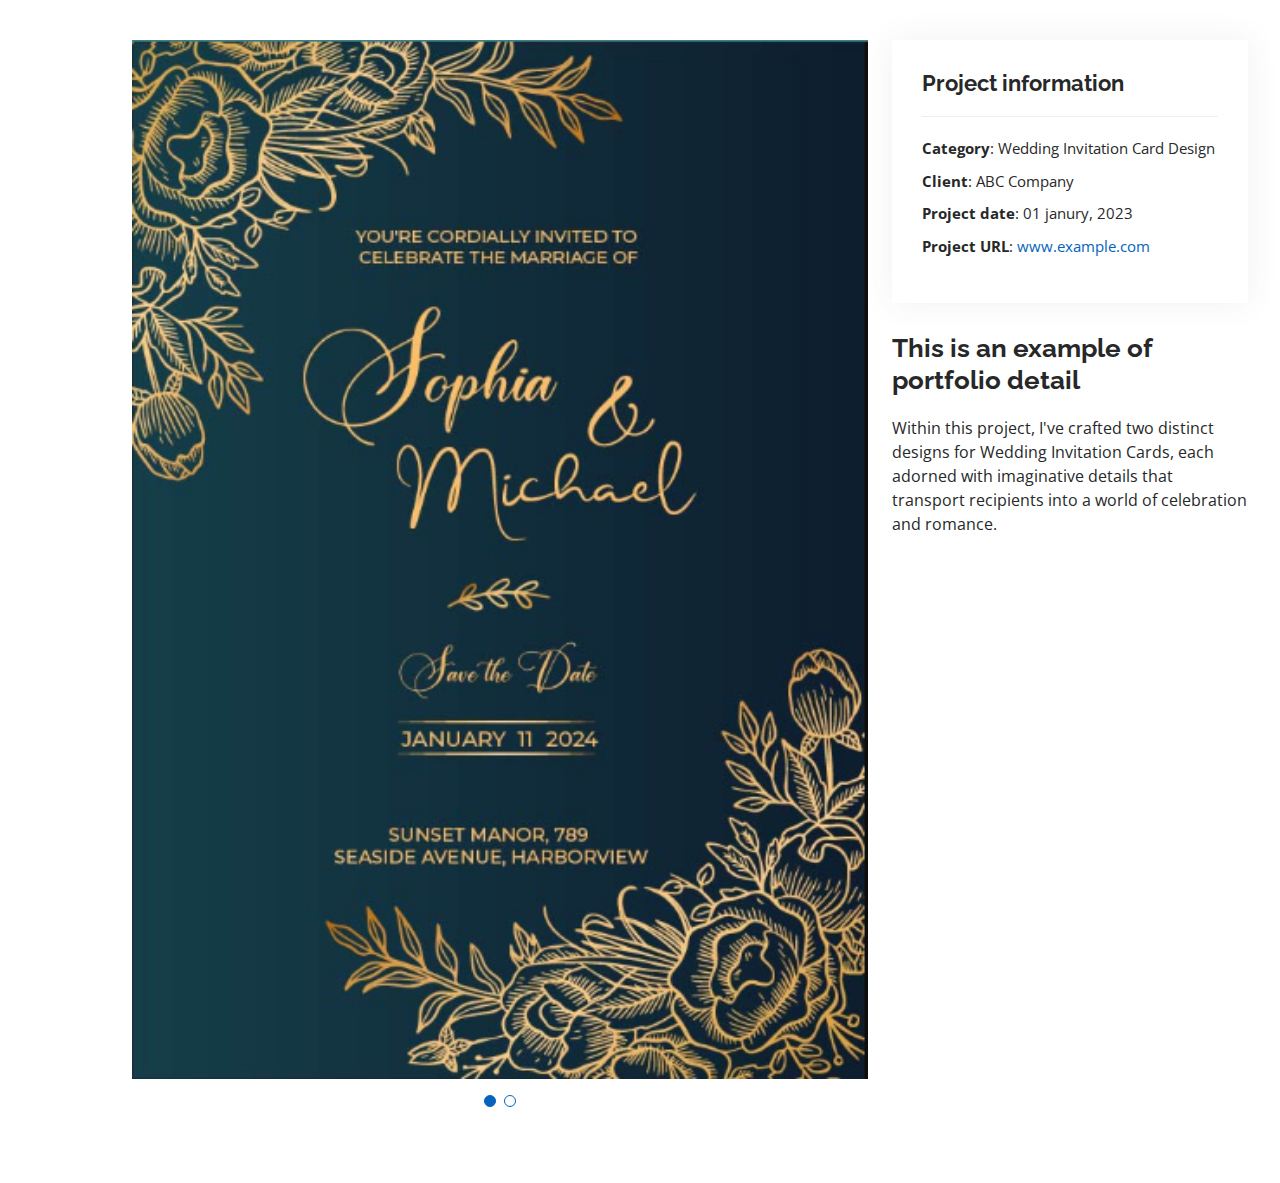
<file: portfolio-details.html>
<!DOCTYPE html>
<html lang="en">

<head>
  <meta charset="utf-8">
  <meta content="width=device-width, initial-scale=1.0" name="viewport">

  <title>Portfolio Details </title>
  <meta content="" name="description">
  <meta content="" name="keywords">

  <!-- Favicons -->
  <link href="assets/img/favicon.png" rel="icon">
  <link href="assets/img/apple-touch-icon.png" rel="apple-touch-icon">

  <!-- Google Fonts -->
  <link href="https://fonts.googleapis.com/css?family=Open+Sans:300,300i,400,400i,600,600i,700,700i|Raleway:300,300i,400,400i,500,500i,600,600i,700,700i|Poppins:300,300i,400,400i,500,500i,600,600i,700,700i" rel="stylesheet">

  <!-- Vendor CSS Files -->
  <link href="assets/vendor/aos/aos.css" rel="stylesheet">
  <link href="assets/vendor/bootstrap/css/bootstrap.min.css" rel="stylesheet">
  <link href="assets/vendor/bootstrap-icons/bootstrap-icons.css" rel="stylesheet">
  <link href="assets/vendor/boxicons/css/boxicons.min.css" rel="stylesheet">
  <link href="assets/vendor/glightbox/css/glightbox.min.css" rel="stylesheet">
  <link href="assets/vendor/swiper/swiper-bundle.min.css" rel="stylesheet">

  <!-- Template Main CSS File -->
  <link href="assets/css/style.css" rel="stylesheet">

  <!-- =======================================================
  * Template Name: MyResume
  * Updated: Nov 17 2023 with Bootstrap v5.3.2
  * Template URL: https://bootstrapmade.com/free-html-bootstrap-template-my-resume/
  * Author: BootstrapMade.com
  * License: https://bootstrapmade.com/license/
  ======================================================== -->
</head>

<body>

  <main id="main">

    <!-- ======= Portfolio Details Section ======= -->
    <section id="portfolio-details" class="portfolio-details">
      <div class="container">

        <div class="row gy-4">

          <div class="col-lg-8">
            <div class="portfolio-details-slider swiper">
              <div class="swiper-wrapper align-items-center">

                <div class="swiper-slide">
                  <img src="assets/img/portfolio/portfolio-7.png" alt="">
                </div>

                <div class="swiper-slide">
                  <img src="assets/img/portfolio/portfolio-8.png" alt="">
                </div>

                
              </div>
              <div class="swiper-pagination"></div>
            </div>
          </div>

          <div class="col-lg-4">
            <div class="portfolio-info">
              <h3>Project information</h3>
              <ul>
                <li><strong>Category</strong>: Wedding Invitation Card Design</li>
                <li><strong>Client</strong>: ABC Company</li>
                <li><strong>Project date</strong>: 01 janury, 2023</li>
                <li><strong>Project URL</strong>: <a href="#">www.example.com</a></li>
              </ul>
            </div>
            <div class="portfolio-description">
              <h2>This is an example of portfolio detail</h2>
              <p>
                Within this project, I've crafted two distinct designs for Wedding Invitation Cards, each adorned with imaginative details that transport recipients into a world of celebration and romance. 
              </p>
            </div>
          </div>

        </div>

      </div>
    </section><!-- End Portfolio Details Section -->

  </main><!-- End #main -->

  <div id="preloader"></div>
  <a href="#" class="back-to-top d-flex align-items-center justify-content-center"><i class="bi bi-arrow-up-short"></i></a>

  <!-- Vendor JS Files -->
  <script src="assets/vendor/purecounter/purecounter_vanilla.js"></script>
  <script src="assets/vendor/aos/aos.js"></script>
  <script src="assets/vendor/bootstrap/js/bootstrap.bundle.min.js"></script>
  <script src="assets/vendor/glightbox/js/glightbox.min.js"></script>
  <script src="assets/vendor/isotope-layout/isotope.pkgd.min.js"></script>
  <script src="assets/vendor/swiper/swiper-bundle.min.js"></script>
  <script src="assets/vendor/typed.js/typed.umd.js"></script>
  <script src="assets/vendor/waypoints/noframework.waypoints.js"></script>
  <script src="assets/vendor/php-email-form/validate.js"></script>

  <!-- Template Main JS File -->
  <script src="assets/js/main.js"></script>

</body>

</html>
</file>
<file: assets/css/style.css>
/**
* Template Name: MyResume
* Updated: Nov 17 2023 with Bootstrap v5.3.2
* Template URL: https://bootstrapmade.com/free-html-bootstrap-template-my-resume/
* Author: BootstrapMade.com
* License: https://bootstrapmade.com/license/
*/

/*--------------------------------------------------------------
# General
--------------------------------------------------------------*/
body {
  font-family: "Open Sans", sans-serif;
  color: #272829;
}

a {
  color: #0563bb;
  text-decoration: none;
}

a:hover {
  color: #067ded;
  text-decoration: none;
}

h1,
h2,
h3,
h4,
h5,
h6 {
  font-family: "Raleway", sans-serif;
}

/*--------------------------------------------------------------
# Back to top button
--------------------------------------------------------------*/
.back-to-top {
  position: fixed;
  visibility: hidden;
  opacity: 0;
  right: 15px;
  bottom: 15px;
  z-index: 996;
  background: #0563bb;
  width: 40px;
  height: 40px;
  border-radius: 50px;
  transition: all 0.4s;
}

.back-to-top i {
  font-size: 28px;
  color: #fff;
  line-height: 0;
}

.back-to-top:hover {
  background: #0678e3;
  color: #fff;
}

.back-to-top.active {
  visibility: visible;
  opacity: 1;
}

/*--------------------------------------------------------------
# Preloader
--------------------------------------------------------------*/
#preloader {
  position: fixed;
  top: 0;
  left: 0;
  right: 0;
  bottom: 0;
  z-index: 9999;
  overflow: hidden;
  background: #fff;
}

#preloader:before {
  content: "";
  position: fixed;
  top: calc(50% - 30px);
  left: calc(50% - 30px);
  border: 6px solid #0563bb;
  border-top-color: #fff;
  border-bottom-color: #fff;
  border-radius: 50%;
  width: 60px;
  height: 60px;
  animation: animate-preloader 1s linear infinite;
}

@keyframes animate-preloader {
  0% {
    transform: rotate(0deg);
  }

  100% {
    transform: rotate(360deg);
  }
}

/*--------------------------------------------------------------
# Disable aos animation delay on mobile devices
--------------------------------------------------------------*/
@media screen and (max-width: 768px) {
  [data-aos-delay] {
    transition-delay: 0 !important;
  }
}

/*--------------------------------------------------------------
# Header
--------------------------------------------------------------*/
#header {
  position: fixed;
  top: 0;
  left: 0;
  bottom: 0;
  z-index: 9997;
  transition: all 0.5s;
  padding: 15px;
  overflow-y: auto;
}

@media (max-width: 991px) {
  #header {
    width: 300px;
    background: #fff;
    border-right: 1px solid #e6e9ec;
    left: -300px;
  }
}

@media (min-width: 991px) {
  #main {
    margin-left: 100px;
  }
}

/*--------------------------------------------------------------
# Navigation Menu
--------------------------------------------------------------*/
/**
* Desktop Navigation 
*/
.nav-menu {
  padding: 0;
  display: block;
}

.nav-menu * {
  margin: 0;
  padding: 0;
  list-style: none;
}

.nav-menu>ul>li {
  position: relative;
  white-space: nowrap;
}

.nav-menu a,
.nav-menu a:focus {
  display: flex;
  align-items: center;
  color: #45505b;
  padding: 10px 18px;
  margin-bottom: 8px;
  transition: 0.3s;
  font-size: 15px;
  border-radius: 50px;
  background: #f2f3f5;
  height: 56px;
  width: 100%;
  overflow: hidden;
  transition: 0.3s;
}

.nav-menu a i,
.nav-menu a:focus i {
  font-size: 20px;
}

.nav-menu a span,
.nav-menu a:focus span {
  padding: 0 5px 0 7px;
  color: #45505b;
}

@media (min-width: 992px) {

  .nav-menu a,
  .nav-menu a:focus {
    width: 56px;
  }

  .nav-menu a span,
  .nav-menu a:focus span {
    display: none;
    color: #fff;
  }
}

.nav-menu a:hover,
.nav-menu .active,
.nav-menu .active:focus,
.nav-menu li:hover>a {
  color: #fff;
  background: #0563bb;
}

.nav-menu a:hover span,
.nav-menu .active span,
.nav-menu .active:focus span,
.nav-menu li:hover>a span {
  color: #fff;
}

.nav-menu a:hover,
.nav-menu li:hover>a {
  width: 100%;
  color: #fff;
}

.nav-menu a:hover span,
.nav-menu li:hover>a span {
  display: block;
}

/**
* Mobile Navigation 
*/
.mobile-nav-toggle {
  position: fixed;
  right: 10px;
  top: 10px;
  z-index: 9998;
  border: 0;
  background: none;
  font-size: 28px;
  transition: all 0.4s;
  outline: none !important;
  line-height: 0;
  cursor: pointer;
  border-radius: 50px;
  padding: 5px;
}

.mobile-nav-toggle i {
  color: #45505b;
}

.mobile-nav-active {
  overflow: hidden;
}

.mobile-nav-active #header {
  left: 0;
}

.mobile-nav-active .mobile-nav-toggle {
  color: #fff;
  background-color: #0563bb;
}

/*--------------------------------------------------------------
# Hero Section
--------------------------------------------------------------*/
#hero {
  width: 100%;
  height: 100vh;
  background: url("../img/hero-bg.jpg") top right no-repeat ;
  background-size: cover;
  position: relative;
}

@media (min-width: 992px) {
  #hero {
    padding-left: 160px;
  }
}

#hero:before {
  content: "";
  background: rgba(255, 255, 255, 0.5);
  position: absolute;
  bottom: 0;
  top: 0;
  left: 0;
  right: 0;
}

#hero h1 {
  margin: 0;
  font-size: 64px;
  font-weight: 700;
  line-height: 56px;
  color: #45505b;
}

#hero p {
  color: #45505b;
  margin: 15px 0 0 0;
  font-size: 26px;
  font-family: "Poppins", sans-serif;
}

#hero p span {
  color: #0563bb;
  letter-spacing: 1px;
}

#hero .social-links {
  margin-top: 30px;
}

#hero .social-links a {
  font-size: 24px;
  display: inline-block;
  color: #45505b;
  line-height: 1;
  margin-right: 20px;
  transition: 0.3s;
}

#hero .social-links a:hover {
  color: #0563bb;
}

@media (max-width: 992px) {
  #hero {
    text-align: center;
  }

  #hero h1 {
    font-size: 32px;
    line-height: 36px;
  }

  #hero p {
    margin-top: 10px;
    font-size: 20px;
    line-height: 24px;
  }
}

/*--------------------------------------------------------------
# Sections General
--------------------------------------------------------------*/
section {
  padding: 60px 0;
  overflow: hidden;
}

.section-title {
  text-align: center;
  padding-bottom: 30px;
}

.section-title h2 {
  font-size: 32px;
  font-weight: bold;
  text-transform: uppercase;
  margin-bottom: 20px;
  padding-bottom: 20px;
  position: relative;
  color: #45505b;
}

.section-title h2::before {
  content: "";
  position: absolute;
  display: block;
  width: 120px;
  height: 1px;
  background: #ddd;
  bottom: 1px;
  left: calc(50% - 60px);
}

.section-title h2::after {
  content: "";
  position: absolute;
  display: block;
  width: 40px;
  height: 3px;
  background: #0563bb;
  bottom: 0;
  left: calc(50% - 20px);
}

.section-title p {
  margin-bottom: 0;
}

/*--------------------------------------------------------------
# About
--------------------------------------------------------------*/
.about .content h3 {
  font-weight: 700;
  font-size: 26px;
  color: #728394;
}

.about .content ul {
  list-style: none;
  padding: 0;
}

.about .content ul li {
  margin-bottom: 20px;
  display: flex;
  align-items: center;
}

.about .content ul strong {
  margin-right: 10px;
}

.about .content ul i {
  font-size: 16px;
  margin-right: 5px;
  color: #0563bb;
  line-height: 0;
}

.about .content p:last-child {
  margin-bottom: 0;
}

/*--------------------------------------------------------------
# Facts
--------------------------------------------------------------*/
.facts .count-box {
  padding: 30px 30px 25px 30px;
  margin-top: 30px;
  width: 100%;
  position: relative;
  text-align: center;
  background: #fff;
}

.facts .count-box i {
  position: absolute;
  top: -25px;
  left: 50%;
  transform: translateX(-50%);
  font-size: 24px;
  background: #0563bb;
  color: #fff;
  border-radius: 50px;
  display: inline-flex;
  align-items: center;
  justify-content: center;
  width: 48px;
  height: 48px;
}

.facts .count-box span {
  font-size: 36px;
  display: block;
  font-weight: 600;
  color: #011426;
}

.facts .count-box p {
  padding: 0;
  margin: 0;
  font-family: "Raleway", sans-serif;
  font-size: 14px;
}

/*--------------------------------------------------------------
# Akills
--------------------------------------------------------------*/
.skills .progress {
  height: 60px;
  display: block;
  background: none;
  border-radius: 0;
}

.skills .progress .skill {
  padding: 10px 0;
  margin: 0;
  text-transform: uppercase;
  display: block;
  font-weight: 600;
  font-family: "Poppins", sans-serif;
  color: #45505b;
}

.skills .progress .skill .val {
  float: right;
  font-style: normal;
}

.skills .progress-bar-wrap {
  background: #f2f3f5;
}

.skills .progress-bar {
  width: 1px;
  height: 10px;
  transition: 0.9s;
  background-color: #0563bb;
}

/*--------------------------------------------------------------
# Resume
--------------------------------------------------------------*/
.resume .resume-title {
  font-size: 26px;
  font-weight: 700;
  margin-top: 20px;
  margin-bottom: 20px;
  color: #45505b;
}

.resume .resume-item {
  padding: 0 0 20px 20px;
  margin-top: -2px;
  border-left: 2px solid #0563bb;
  position: relative;
}

.resume .resume-item h4 {
  line-height: 18px;
  font-size: 18px;
  font-weight: 600;
  text-transform: uppercase;
  font-family: "Poppins", sans-serif;
  color: #0563bb;
  margin-bottom: 10px;
}

.resume .resume-item h5 {
  font-size: 16px;
  background: #f7f8f9;
  padding: 5px 15px;
  display: inline-block;
  font-weight: 600;
  margin-bottom: 10px;
}

.resume .resume-item ul {
  padding-left: 20px;
}

.resume .resume-item ul li {
  padding-bottom: 10px;
}

.resume .resume-item:last-child {
  padding-bottom: 0;
}

.resume .resume-item::before {
  content: "";
  position: absolute;
  width: 16px;
  height: 16px;
  border-radius: 50px;
  left: -9px;
  top: 0;
  background: #fff;
  border: 2px solid #0563bb;
}

/*--------------------------------------------------------------
# Portfolio
--------------------------------------------------------------*/
.portfolio .portfolio-item {
  margin-bottom: 30px;
}

.portfolio #portfolio-flters {
  padding: 0;
  margin: 0 auto 25px auto;
  list-style: none;
  text-align: center;
  background: #fff;
  border-radius: 50px;
  padding: 2px 15px;
}

.portfolio #portfolio-flters li {
  cursor: pointer;
  display: inline-block;
  padding: 10px 15px;
  font-size: 14px;
  font-weight: 600;
  line-height: 1;
  text-transform: uppercase;
  color: #272829;
  margin-bottom: 5px;
  transition: all 0.3s ease-in-out;
}

.portfolio #portfolio-flters li:hover,
.portfolio #portfolio-flters li.filter-active {
  color: #0563bb;
}

.portfolio #portfolio-flters li:last-child {
  margin-right: 0;
}

.portfolio .portfolio-wrap {
  transition: 0.3s;
  position: relative;
  overflow: hidden;
  z-index: 1;
  background: rgba(69, 80, 91, 0.8);
}

.portfolio .portfolio-wrap::before {
  content: "";
  background: rgba(255, 255, 255, 0.7);
  position: absolute;
  left: 30px;
  right: 30px;
  top: 30px;
  bottom: 30px;
  transition: all ease-in-out 0.3s;
  z-index: 2;
  opacity: 0;
}

.portfolio .portfolio-wrap .portfolio-info {
  opacity: 0;
  position: absolute;
  top: 0;
  left: 0;
  right: 0;
  bottom: 0;
  text-align: center;
  z-index: 3;
  transition: all ease-in-out 0.3s;
  display: flex;
  flex-direction: column;
  justify-content: center;
  align-items: center;
}

.portfolio .portfolio-wrap .portfolio-info::before {
  display: block;
  content: "";
  width: 48px;
  height: 48px;
  position: absolute;
  top: 35px;
  left: 35px;
  border-top: 3px solid #d7dce1;
  border-left: 3px solid #d7dce1;
  transition: all 0.5s ease 0s;
  z-index: 9994;
}

.portfolio .portfolio-wrap .portfolio-info::after {
  display: block;
  content: "";
  width: 48px;
  height: 48px;
  position: absolute;
  bottom: 35px;
  right: 35px;
  border-bottom: 3px solid #d7dce1;
  border-right: 3px solid #d7dce1;
  transition: all 0.5s ease 0s;
  z-index: 9994;
}

.portfolio .portfolio-wrap .portfolio-info h4 {
  font-size: 20px;
  color: #45505b;
  font-weight: 600;
}

.portfolio .portfolio-wrap .portfolio-info p {
  color: #45505b;
  font-size: 14px;
  text-transform: uppercase;
  padding: 0;
  margin: 0;
}

.portfolio .portfolio-wrap .portfolio-links {
  text-align: center;
  z-index: 4;
}

.portfolio .portfolio-wrap .portfolio-links a {
  color: #45505b;
  margin: 0 2px;
  font-size: 28px;
  display: inline-block;
  transition: 0.3s;
}

.portfolio .portfolio-wrap .portfolio-links a:hover {
  color: #148af9;
}

.portfolio .portfolio-wrap:hover::before {
  top: 0;
  left: 0;
  right: 0;
  bottom: 0;
  opacity: 1;
}

.portfolio .portfolio-wrap:hover .portfolio-info {
  opacity: 1;
}

.portfolio .portfolio-wrap:hover .portfolio-info::before {
  top: 15px;
  left: 15px;
}

.portfolio .portfolio-wrap:hover .portfolio-info::after {
  bottom: 15px;
  right: 15px;
}

/*--------------------------------------------------------------
# Portfolio Details
--------------------------------------------------------------*/
.portfolio-details {
  padding-top: 40px;
}

.portfolio-details .portfolio-details-slider img {
  width: 100%;
}

.portfolio-details .portfolio-details-slider .swiper-pagination {
  margin-top: 20px;
  position: relative;
}

.portfolio-details .portfolio-details-slider .swiper-pagination .swiper-pagination-bullet {
  width: 12px;
  height: 12px;
  background-color: #fff;
  opacity: 1;
  border: 1px solid #0563bb;
}

.portfolio-details .portfolio-details-slider .swiper-pagination .swiper-pagination-bullet-active {
  background-color: #0563bb;
}

.portfolio-details .portfolio-info {
  padding: 30px;
  box-shadow: 0px 0 30px rgba(69, 80, 91, 0.08);
}

.portfolio-details .portfolio-info h3 {
  font-size: 22px;
  font-weight: 700;
  margin-bottom: 20px;
  padding-bottom: 20px;
  border-bottom: 1px solid #eee;
}

.portfolio-details .portfolio-info ul {
  list-style: none;
  padding: 0;
  font-size: 15px;
}

.portfolio-details .portfolio-info ul li+li {
  margin-top: 10px;
}

.portfolio-details .portfolio-description {
  padding-top: 30px;
}

.portfolio-details .portfolio-description h2 {
  font-size: 26px;
  font-weight: 700;
  margin-bottom: 20px;
}

.portfolio-details .portfolio-description p {
  padding: 0;
}

/*--------------------------------------------------------------
# Services
--------------------------------------------------------------*/
.services .icon-box {
  text-align: center;
  padding: 70px 20px 80px 20px;
  transition: all ease-in-out 0.3s;
  background: #fff;
  box-shadow: 0px 5px 90px 0px rgba(110, 123, 131, 0.05);
}

.services .icon-box .icon {
  margin: 0 auto;
  width: 100px;
  height: 100px;
  display: flex;
  align-items: center;
  justify-content: center;
  transition: ease-in-out 0.3s;
  position: relative;
}

.services .icon-box .icon i {
  font-size: 36px;
  transition: 0.5s;
  position: relative;
}

.services .icon-box .icon svg {
  position: absolute;
  top: 0;
  left: 0;
}

.services .icon-box .icon svg path {
  transition: 0.5s;
  fill: #f5f5f5;
}

.services .icon-box h4 {
  font-weight: 600;
  margin: 10px 0 15px 0;
  font-size: 22px;
}

.services .icon-box h4 a {
  color: #45505b;
  transition: ease-in-out 0.3s;
}

.services .icon-box p {
  line-height: 24px;
  font-size: 14px;
  margin-bottom: 0;
}

.services .icon-box:hover {
  border-color: #fff;
  box-shadow: 0px 0 35px 0 rgba(0, 0, 0, 0.08);
}

.services .iconbox-blue i {
  color: #47aeff;
}

.services .iconbox-blue:hover .icon i {
  color: #fff;
}

.services .iconbox-blue:hover .icon path {
  fill: #47aeff;
}

.services .iconbox-orange i {
  color: #ffa76e;
}

.services .iconbox-orange:hover .icon i {
  color: #fff;
}

.services .iconbox-orange:hover .icon path {
  fill: #ffa76e;
}

.services .iconbox-pink i {
  color: #e80368;
}

.services .iconbox-pink:hover .icon i {
  color: #fff;
}

.services .iconbox-pink:hover .icon path {
  fill: #e80368;
}

.services .iconbox-yellow i {
  color: #ffbb2c;
}

.services .iconbox-yellow:hover .icon i {
  color: #fff;
}

.services .iconbox-yellow:hover .icon path {
  fill: #ffbb2c;
}

.services .iconbox-red i {
  color: #ff5828;
}

.services .iconbox-red:hover .icon i {
  color: #fff;
}

.services .iconbox-red:hover .icon path {
  fill: #ff5828;
}

.services .iconbox-teal i {
  color: #11dbcf;
}

.services .iconbox-teal:hover .icon i {
  color: #fff;
}

.services .iconbox-teal:hover .icon path {
  fill: #11dbcf;
}

/*--------------------------------------------------------------
# Testimonials
--------------------------------------------------------------*/
.testimonials .section-header {
  margin-bottom: 40px;
}

.testimonials .testimonials-carousel,
.testimonials .testimonials-slider {
  overflow: hidden;
}

.testimonials .testimonial-item {
  text-align: center;
}

.testimonials .testimonial-item .testimonial-img {
  width: 120px;
  border-radius: 50%;
  border: 4px solid #fff;
  margin: 0 auto;
}

.testimonials .testimonial-item h3 {
  font-size: 20px;
  font-weight: bold;
  margin: 10px 0 5px 0;
  color: #111;
}

.testimonials .testimonial-item h4 {
  font-size: 14px;
  color: #999;
  margin: 0 0 15px 0;
}

.testimonials .testimonial-item .quote-icon-left,
.testimonials .testimonial-item .quote-icon-right {
  color: #90c8fc;
  font-size: 26px;
}

.testimonials .testimonial-item .quote-icon-left {
  display: inline-block;
  left: -5px;
  position: relative;
}

.testimonials .testimonial-item .quote-icon-right {
  display: inline-block;
  right: -5px;
  position: relative;
  top: 10px;
}

.testimonials .testimonial-item p {
  font-style: italic;
  margin: 0 auto 15px auto;
}

.testimonials .swiper-pagination {
  margin-top: 20px;
  position: relative;
}

.testimonials .swiper-pagination .swiper-pagination-bullet {
  width: 12px;
  height: 12px;
  background-color: #fff;
  opacity: 1;
  border: 1px solid #0563bb;
}

.testimonials .swiper-pagination .swiper-pagination-bullet-active {
  background-color: #0563bb;
}

@media (min-width: 992px) {
  .testimonials .testimonial-item p {
    width: 80%;
  }
}

/*--------------------------------------------------------------
# Contact
--------------------------------------------------------------*/
.contact .info {
  width: 100%;
  background: #fff;
}

.contact .info i {
  font-size: 20px;
  color: #0563bb;
  float: left;
  width: 44px;
  height: 44px;
  background: #eef7ff;
  display: flex;
  justify-content: center;
  align-items: center;
  border-radius: 50px;
  transition: all 0.3s ease-in-out;
}

.contact .info h4 {
  padding: 0 0 0 60px;
  font-size: 22px;
  font-weight: 600;
  margin-bottom: 5px;
  color: #45505b;
}

.contact .info p {
  padding: 0 0 0 60px;
  margin-bottom: 0;
  font-size: 14px;
  color: #728394;
}

.contact .info .email,
.contact .info .phone {
  margin-top: 40px;
}

.contact .info .email:hover i,
.contact .info .address:hover i,
.contact .info .phone:hover i {
  background: #0563bb;
  color: #fff;
}

.contact .php-email-form {
  width: 100%;
  background: #fff;
}

.contact .php-email-form .form-group {
  padding-bottom: 8px;
}

.contact .php-email-form .error-message {
  display: none;
  color: #fff;
  background: #ed3c0d;
  text-align: left;
  padding: 15px;
  font-weight: 600;
}

.contact .php-email-form .error-message br+br {
  margin-top: 25px;
}

.contact .php-email-form .sent-message {
  display: none;
  color: #fff;
  background: #18d26e;
  text-align: center;
  padding: 15px;
  font-weight: 600;
}

.contact .php-email-form .loading {
  display: none;
  background: #fff;
  text-align: center;
  padding: 15px;
}

.contact .php-email-form .loading:before {
  content: "";
  display: inline-block;
  border-radius: 50%;
  width: 24px;
  height: 24px;
  margin: 0 10px -6px 0;
  border: 3px solid #18d26e;
  border-top-color: #eee;
  animation: animate-loading 1s linear infinite;
}

.contact .php-email-form input,
.contact .php-email-form textarea {
  border-radius: 4px;
  box-shadow: none;
  font-size: 14px;
}

.contact .php-email-form input[type=text],
.contact .php-email-form input[type=email] {
  height: 44px;
}

.contact .php-email-form textarea {
  padding: 10px 12px;
}

.contact .php-email-form button[type=submit] {
  background: #0563bb;
  border: 0;
  padding: 10px 35px;
  color: #fff;
  transition: 0.4s;
  border-radius: 50px;
}

.contact .php-email-form button[type=submit]:hover {
  background: #0678e3;
}

@keyframes animate-loading {
  0% {
    transform: rotate(0deg);
  }

  100% {
    transform: rotate(360deg);
  }
}

/*--------------------------------------------------------------
# Footer
--------------------------------------------------------------*/
#footer {
  background: #f7f8f9;
  color: #45505b;
  font-size: 14px;
  text-align: center;
  padding: 30px 0;
}

#footer h3 {
  font-size: 36px;
  font-weight: 700;
  position: relative;
  font-family: "Poppins", sans-serif;
  padding: 0;
  margin: 0 0 15px 0;
}

#footer p {
  font-size: 15;
  font-style: italic;
  padding: 0;
  margin: 0 0 40px 0;
}

#footer .social-links {
  margin: 0 0 40px 0;
}

#footer .social-links a {
  font-size: 18px;
  display: inline-block;
  background: #0563bb;
  color: #fff;
  line-height: 1;
  padding: 8px 0;
  margin-right: 4px;
  border-radius: 50%;
  text-align: center;
  width: 36px;
  height: 36px;
  transition: 0.3s;
}

#footer .social-links a:hover {
  background: #0678e3;
  color: #fff;
  text-decoration: none;
}

#footer .copyright {
  margin: 0 0 5px 0;
}

#footer .credits {
  font-size: 13px;
}
</file>
